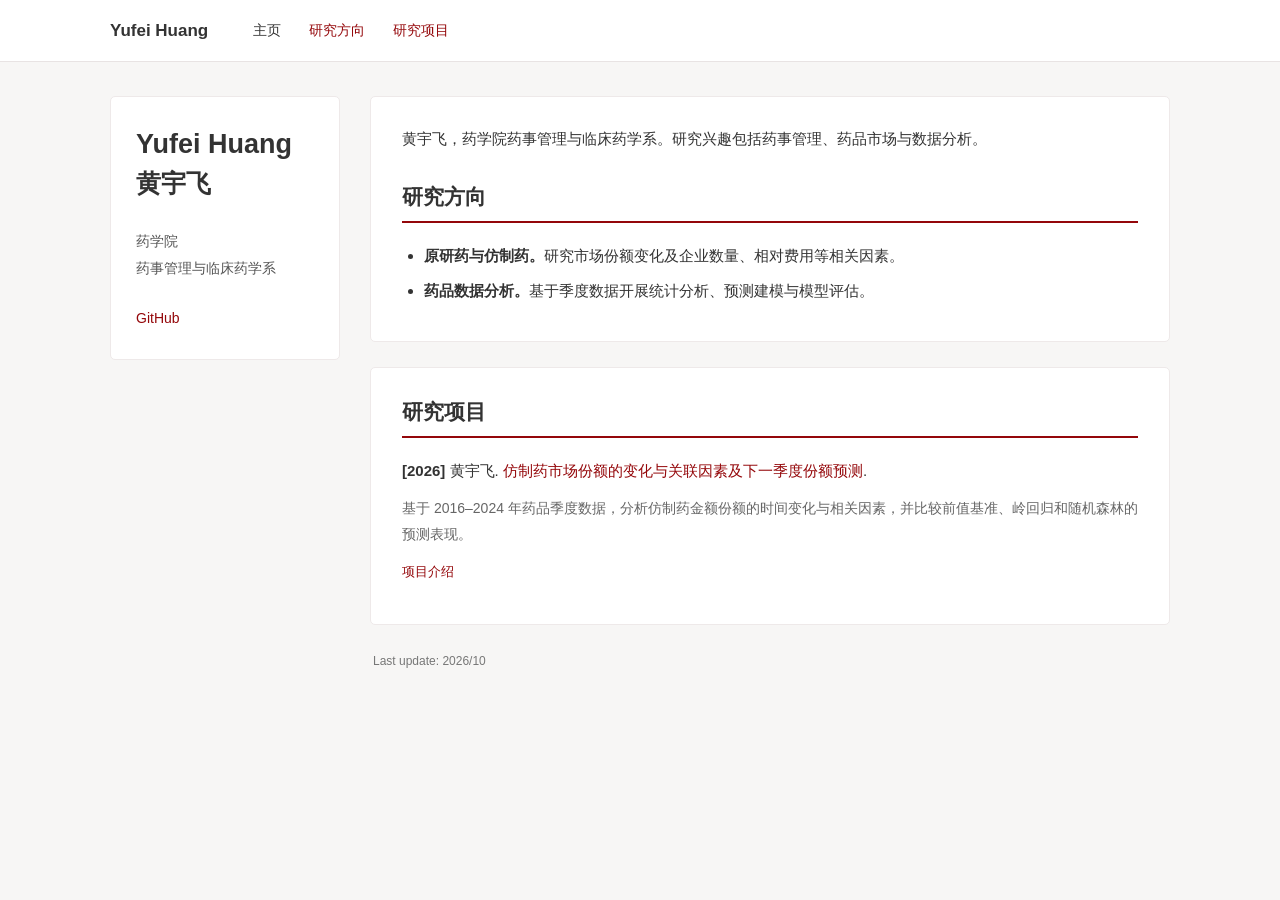
<file: index.html>
<!doctype html>
<html lang="zh-CN">
<head>
<meta charset="utf-8"><meta name="viewport" content="width=device-width, initial-scale=1">
<title>黄宇飞 | Yufei Huang</title>
<meta name="description" content="黄宇飞，药学院药事管理与临床药学系。研究方向：药事管理、药品市场与数据分析。">
<link rel="stylesheet" href="assets/style.css">
</head>
<body>
<a href="#main" class="skip">跳到正文</a>
<header class="site-header"><nav class="nav-wrap" aria-label="主导航"><a class="brand" href="./">Yufei Huang</a><div><a href="./" aria-current="page">主页</a><a href="#research">研究方向</a><a href="#projects">研究项目</a></div></nav></header>
<div class="layout">
<aside class="profile" aria-label="个人信息"><h1>Yufei Huang</h1><p class="chinese-name">黄宇飞</p><p class="affiliation">药学院<br>药事管理与临床药学系</p><a href="https://github.com/TheFeiFan">GitHub</a></aside>
<main id="main" class="main">
<section class="content-section" id="research" aria-labelledby="interests"><p class="bio">黄宇飞，药学院药事管理与临床药学系。研究兴趣包括药事管理、药品市场与数据分析。</p><h2 id="interests">研究方向</h2><ul class="research-list"><li><strong>原研药与仿制药。</strong>研究市场份额变化及企业数量、相对费用等相关因素。</li><li><strong>药品数据分析。</strong>基于季度数据开展统计分析、预测建模与模型评估。</li></ul></section>
<section class="content-section" id="projects" aria-labelledby="project-heading"><h2 id="project-heading">研究项目</h2><article class="project-entry"><p><strong>[2026]</strong> 黄宇飞. <a href="project/">仿制药市场份额的变化与关联因素及下一季度份额预测</a>.</p><p class="project-description">基于 2016–2024 年药品季度数据，分析仿制药金额份额的时间变化与相关因素，并比较前值基准、岭回归和随机森林的预测表现。</p><p class="project-links"><a href="project/">项目介绍</a></p></article></section>
<footer>Last update: 2026/10</footer>
</main></div>
</body></html>
</file>
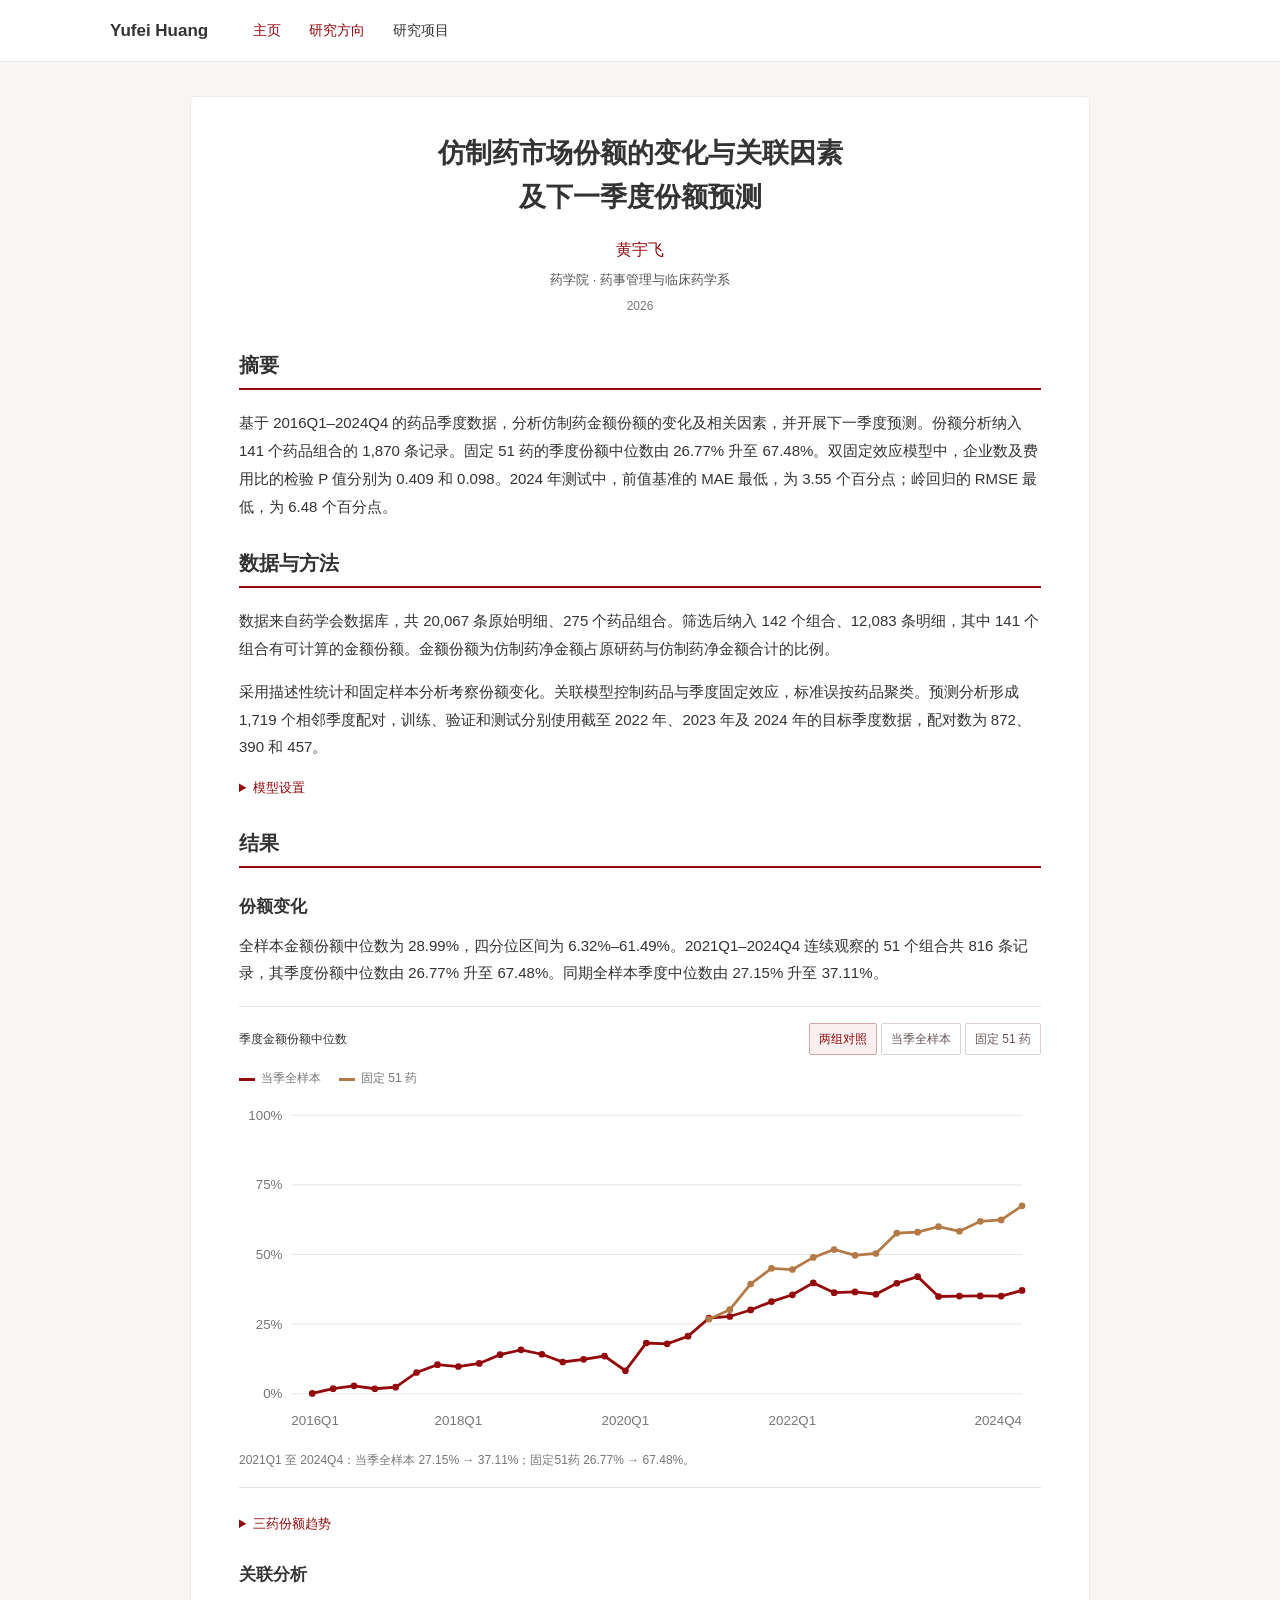
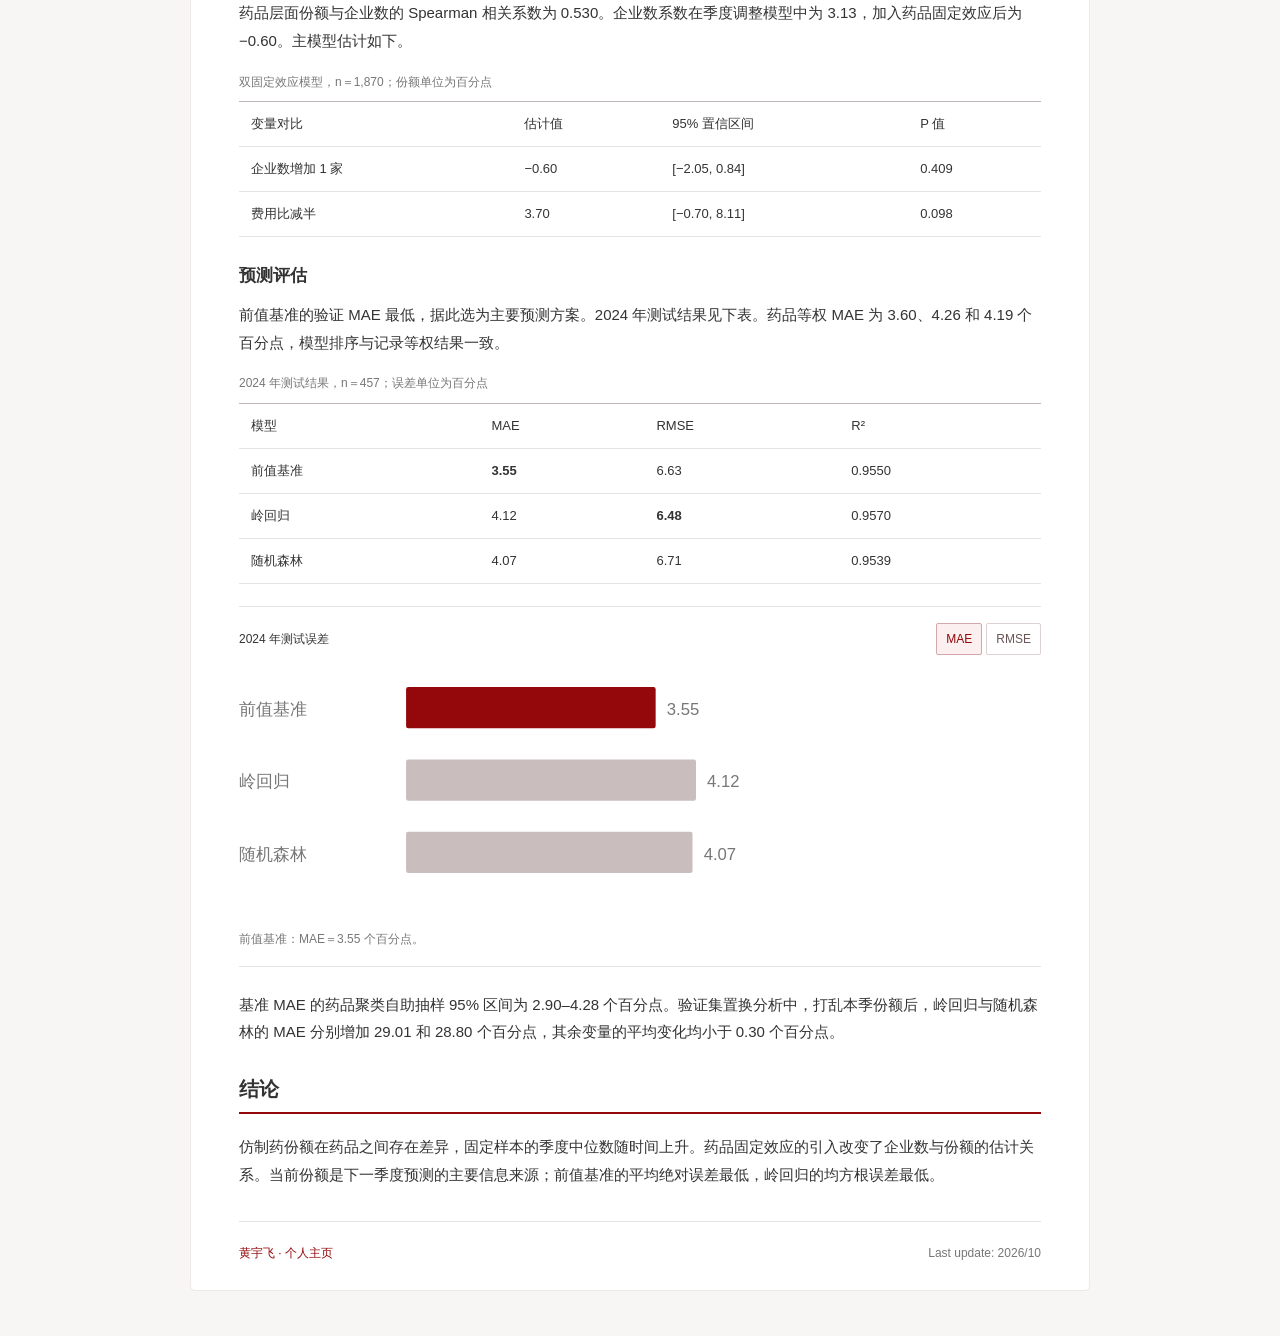
<file: project/index.html>
<!doctype html>
<html lang="zh-CN">
<head>
<meta charset="utf-8"><meta name="viewport" content="width=device-width, initial-scale=1">
<title>仿制药市场份额与下一季度预测 | 黄宇飞</title>
<meta name="description" content="仿制药金额份额的时间变化、关联因素与下一季度预测。黄宇飞，2026。">
<link rel="stylesheet" href="../assets/style.css">
</head>
<body>
<a href="#main" class="skip">跳到正文</a>
<header class="site-header"><nav class="nav-wrap" aria-label="主导航"><a class="brand" href="../">Yufei Huang</a><div><a href="../">主页</a><a href="../#research">研究方向</a><a href="./" aria-current="page">研究项目</a></div></nav></header>
<main id="main" class="paper numbers">
<header class="paper-header"><h1>仿制药市场份额的变化与关联因素<br>及下一季度份额预测</h1><p class="authors"><a href="../">黄宇飞</a></p><p class="affiliation">药学院 · 药事管理与临床药学系</p><p class="paper-year">2026</p></header>
<section id="abstract"><h2>摘要</h2><p>基于 2016Q1–2024Q4 的药品季度数据，分析仿制药金额份额的变化及相关因素，并开展下一季度预测。份额分析纳入 141 个药品组合的 1,870 条记录。固定 51 药的季度份额中位数由 26.77% 升至 67.48%。双固定效应模型中，企业数及费用比的检验 P 值分别为 0.409 和 0.098。2024 年测试中，前值基准的 MAE 最低，为 3.55 个百分点；岭回归的 RMSE 最低，为 6.48 个百分点。</p></section>
<section id="methods"><h2>数据与方法</h2><p>数据来自药学会数据库，共 20,067 条原始明细、275 个药品组合。筛选后纳入 142 个组合、12,083 条明细，其中 141 个组合有可计算的金额份额。金额份额为仿制药净金额占原研药与仿制药净金额合计的比例。</p><p>采用描述性统计和固定样本分析考察份额变化。关联模型控制药品与季度固定效应，标准误按药品聚类。预测分析形成 1,719 个相邻季度配对，训练、验证和测试分别使用截至 2022 年、2023 年及 2024 年的目标季度数据，配对数为 872、390 和 457。</p><details><summary>模型设置</summary><p>预测特征包括本季份额、最近份额变化、企业数、对数市场金额、费用比、观察时长和季度。岭回归 α＝1；随机森林包含 300 棵树，最大深度 6，叶节点最小样本数 8。按 2023 年验证 MAE 选择模型，在 2024 年进行逐季度一步预测。</p></details></section>
<section id="results"><h2>结果</h2>
<h3>份额变化</h3><p>全样本金额份额中位数为 28.99%，四分位区间为 6.32%–61.49%。2021Q1–2024Q4 连续观察的 51 个组合共 816 条记录，其季度份额中位数由 26.77% 升至 67.48%。同期全样本季度中位数由 27.15% 升至 37.11%。</p>
<figure class="chart-frame"><div class="chart-controls"><p>季度金额份额中位数</p><div class="switches" role="group" aria-label="趋势样本"><button type="button" data-cohort="both" aria-pressed="true">两组对照</button><button type="button" data-cohort="all" aria-pressed="false">当季全样本</button><button type="button" data-cohort="balanced" aria-pressed="false">固定 51 药</button></div></div><div class="legend"><span><i style="background:#94070A"></i>当季全样本</span><span><i style="background:#b47a46"></i>固定 51 药</span></div><div id="cohort-chart" class="chart"></div><figcaption id="cohort-summary" aria-live="polite"></figcaption><noscript><img src="../assets/all-sample-trend.png" alt="全样本与固定51药的季度份额趋势"></noscript></figure>
<details class="supplement"><summary>三药份额趋势</summary><div class="chart-frame"><div class="chart-controls"><p>2021Q1–2024Q4</p><label for="drug-select">药品 <select id="drug-select"><option value="利伐沙班 片剂">利伐沙班片剂</option><option value="替格瑞洛 片剂">替格瑞洛片剂</option><option value="依折麦布 片剂">依折麦布片剂</option></select></label></div><div id="drug-chart" class="chart"></div><p id="drug-summary" class="chart-summary" aria-live="polite"></p><noscript><img src="../assets/three-drugs.png" alt="三种药品季度份额趋势"></noscript></div></details>
<h3 id="association">关联分析</h3><p>药品层面份额与企业数的 Spearman 相关系数为 0.530。企业数系数在季度调整模型中为 3.13，加入药品固定效应后为 −0.60。主模型估计如下。</p>
<div class="table-wrap"><table><caption>双固定效应模型，n＝1,870；份额单位为百分点</caption><thead><tr><th>变量对比</th><th>估计值</th><th>95% 置信区间</th><th>P 值</th></tr></thead><tbody><tr><td>企业数增加 1 家</td><td>−0.60</td><td>[−2.05, 0.84]</td><td>0.409</td></tr><tr><td>费用比减半</td><td>3.70</td><td>[−0.70, 8.11]</td><td>0.098</td></tr></tbody></table></div>
<h3 id="prediction">预测评估</h3><p>前值基准的验证 MAE 最低，据此选为主要预测方案。2024 年测试结果见下表。药品等权 MAE 为 3.60、4.26 和 4.19 个百分点，模型排序与记录等权结果一致。</p>
<div class="table-wrap"><table><caption>2024 年测试结果，n＝457；误差单位为百分点</caption><thead><tr><th>模型</th><th>MAE</th><th>RMSE</th><th>R²</th></tr></thead><tbody><tr><td>前值基准</td><td><strong>3.55</strong></td><td>6.63</td><td>0.9550</td></tr><tr><td>岭回归</td><td>4.12</td><td><strong>6.48</strong></td><td>0.9570</td></tr><tr><td>随机森林</td><td>4.07</td><td>6.71</td><td>0.9539</td></tr></tbody></table></div>
<figure class="chart-frame"><div class="chart-controls"><p>2024 年测试误差</p><div class="switches" role="group" aria-label="预测误差指标"><button type="button" data-metric="mae" aria-pressed="true">MAE</button><button type="button" data-metric="rmse" aria-pressed="false">RMSE</button></div></div><div id="model-chart" class="chart"></div><figcaption id="model-summary" aria-live="polite"></figcaption></figure>
<p>基准 MAE 的药品聚类自助抽样 95% 区间为 2.90–4.28 个百分点。验证集置换分析中，打乱本季份额后，岭回归与随机森林的 MAE 分别增加 29.01 和 28.80 个百分点，其余变量的平均变化均小于 0.30 个百分点。</p>
</section>
<section id="conclusion"><h2>结论</h2><p>仿制药份额在药品之间存在差异，固定样本的季度中位数随时间上升。药品固定效应的引入改变了企业数与份额的估计关系。当前份额是下一季度预测的主要信息来源；前值基准的平均绝对误差最低，岭回归的均方根误差最低。</p></section>
<footer><a href="../">黄宇飞 · 个人主页</a><span>Last update: 2026/10</span></footer>
</main>
<script src="../assets/data.js"></script><script src="../assets/charts.js"></script>
</body></html>
</file>
<file: assets/style.css>
:root{--ink:#333;--muted:#777;--accent:#94070A;--line:#e8e3e3;--background:#f7f6f5}*{box-sizing:border-box}html{scroll-behavior:smooth;scroll-padding-top:24px}body{margin:0;background:var(--background);color:var(--ink);font:15px/1.85 "Segoe UI","Helvetica Neue",Arial,"PingFang SC","Microsoft YaHei",sans-serif}a{color:var(--accent);text-decoration:none}a:hover{text-decoration:underline;text-underline-offset:3px}a:focus-visible,button:focus-visible,select:focus-visible,summary:focus-visible{outline:3px solid #d9a3a5;outline-offset:4px}h1,h2,h3,p{margin-top:0}h1,h2,h3{line-height:1.5;font-weight:600}h1{font-size:29px;margin-bottom:6px}h2{font-size:21px;border-bottom:2px solid #94070A;padding-bottom:8px;margin-bottom:19px}h3{font-size:17px;margin:26px 0 12px}p{margin-bottom:17px}strong{font-weight:600}ul{padding-left:22px}li{margin:8px 0}.site-header{background:#fff;border-bottom:1px solid var(--line)}.nav-wrap{max-width:1120px;margin:auto;padding:15px 30px;display:flex;gap:45px;align-items:center;font-size:14px}.nav-wrap .brand{font-size:17px;font-weight:600;color:var(--ink)}.nav-wrap>div{display:flex;flex-wrap:wrap;gap:28px}.nav-wrap a[aria-current=page]{color:var(--ink)}.layout{max-width:1120px;margin:34px auto 45px;padding:0 30px;display:grid;grid-template-columns:230px minmax(0,1fr);gap:30px}.profile{align-self:start;padding:27px 25px;background:#fff;border-radius:5px;border:1px solid #eee9e9}.profile h1{font-size:27px;margin-bottom:0}.chinese-name{font-size:25px;font-weight:600;line-height:1.5;margin-bottom:26px}.affiliation{font-size:14px;line-height:1.9;color:#555;margin-bottom:22px}.profile>a{font-size:14px}.content-section{background:#fff;border:1px solid #eee9e9;border-radius:5px;padding:28px 31px;margin-bottom:25px}.bio{margin-bottom:28px}.research-list{margin-bottom:0}.project-entry p{margin-bottom:12px}.project-description{font-size:14px;color:#666}.project-links{font-size:13px;margin:0}.main footer{font-size:12px;color:var(--muted);margin:12px 3px}.paper{max-width:900px;margin:34px auto 45px;padding:32px 48px 26px;background:#fff;border:1px solid #eee9e9;border-radius:5px}.paper-header{text-align:center;margin:3px 0 33px}.paper-header h1{font-size:27px;line-height:1.6;margin-bottom:16px}.paper-header .authors{margin-bottom:4px;font-size:16px}.paper-header .affiliation{margin-bottom:2px;font-size:13px}.paper-year{font-size:12px;color:var(--muted)}.paper>section{margin-bottom:28px}.paper h2{font-size:20px;margin-top:28px}.paper p{margin-bottom:15px}.numbers{font-variant-numeric:tabular-nums}.chart-frame{padding:16px 0;margin:19px 0 24px;border-top:1px solid var(--line);border-bottom:1px solid var(--line)}.chart-controls{display:flex;align-items:center;justify-content:space-between;gap:12px;flex-wrap:wrap;font-size:12px;margin-bottom:12px}.chart-controls p{margin:0;font-weight:500}.chart-controls select{font:inherit;padding:5px 7px;border:1px solid #d5cece;background:#fff;color:var(--ink)}.switches{display:flex;flex-wrap:wrap;gap:4px}.switches button{font:inherit;cursor:pointer;padding:4px 9px;border:1px solid #ddd1d1;background:#fff;color:#6b5555;border-radius:2px}.switches button[aria-pressed=true]{background:#fbefef;color:#94070A;border-color:#d4a7a8}.chart{width:100%;overflow:hidden}.chart svg{width:100%;display:block;height:auto}.chart text{font:12px "Segoe UI","Helvetica Neue",Arial,"PingFang SC","Microsoft YaHei",sans-serif;fill:#777}.legend{display:flex;gap:18px;flex-wrap:wrap;font-size:12px;color:var(--muted);margin-bottom:4px}.legend i{display:inline-block;width:16px;height:3px;vertical-align:middle;margin-right:6px}.chart-summary,figcaption{font-size:12px;color:var(--muted);margin-top:10px}.chart-summary{margin-bottom:0}figure img{max-width:100%;height:auto;display:block}.table-wrap{overflow-x:auto;margin:16px 0 22px}table{border-collapse:collapse;width:100%;font-size:13px;text-align:left;white-space:nowrap}caption{text-align:left;color:var(--muted);font-size:12px;margin-bottom:8px}th{font-weight:500}th,td{padding:10px 12px;border-bottom:1px solid var(--line)}thead{border-top:1px solid #bfb6b6;border-bottom:1px solid #bfb6b6}table strong{color:#333}details{margin:14px 0;color:#666;font-size:13px}summary{color:var(--accent);cursor:pointer;width:fit-content}details>p{margin-top:12px}.supplement .chart-frame{margin-bottom:14px}.paper footer{display:flex;justify-content:space-between;gap:20px;border-top:1px solid var(--line);padding-top:20px;font-size:12px;color:var(--muted);margin-top:32px}.skip{position:absolute;top:-100px;left:20px;background:#fff;padding:10px;z-index:10}.skip:focus{top:10px}@media(max-width:780px){.layout{grid-template-columns:200px minmax(0,1fr);gap:20px;padding:0 20px}.profile{padding:23px 20px}.profile h1{font-size:24px}.content-section{padding:24px}.paper{margin:25px 20px;padding:28px 30px}}@media(max-width:620px){body{font-size:14px}.nav-wrap{padding:13px 20px;gap:20px;justify-content:space-between}.nav-wrap .brand{font-size:15px}.nav-wrap>div{gap:15px;font-size:12px}.layout{display:block;margin:23px auto;padding:0 18px}.profile{padding:22px 24px;margin-bottom:20px}.profile h1{font-size:25px}.chinese-name{font-size:22px;margin-bottom:13px}.profile .affiliation{margin-bottom:12px;font-size:13px}.content-section{padding:24px}.bio{margin-bottom:24px}h2{font-size:20px}.paper{margin:22px 12px;padding:25px 22px}.paper-header h1{font-size:23px}.paper-header .affiliation{font-size:12px}.paper h2{font-size:19px}.chart-frame{padding:14px 0}.chart-controls{gap:10px}.switches button{padding:5px 8px}th,td{padding:9px 10px;font-size:12px}.paper footer{display:block}.paper footer span{display:block;margin-top:7px}}@media(prefers-reduced-motion:reduce){html{scroll-behavior:auto}}
</file>
